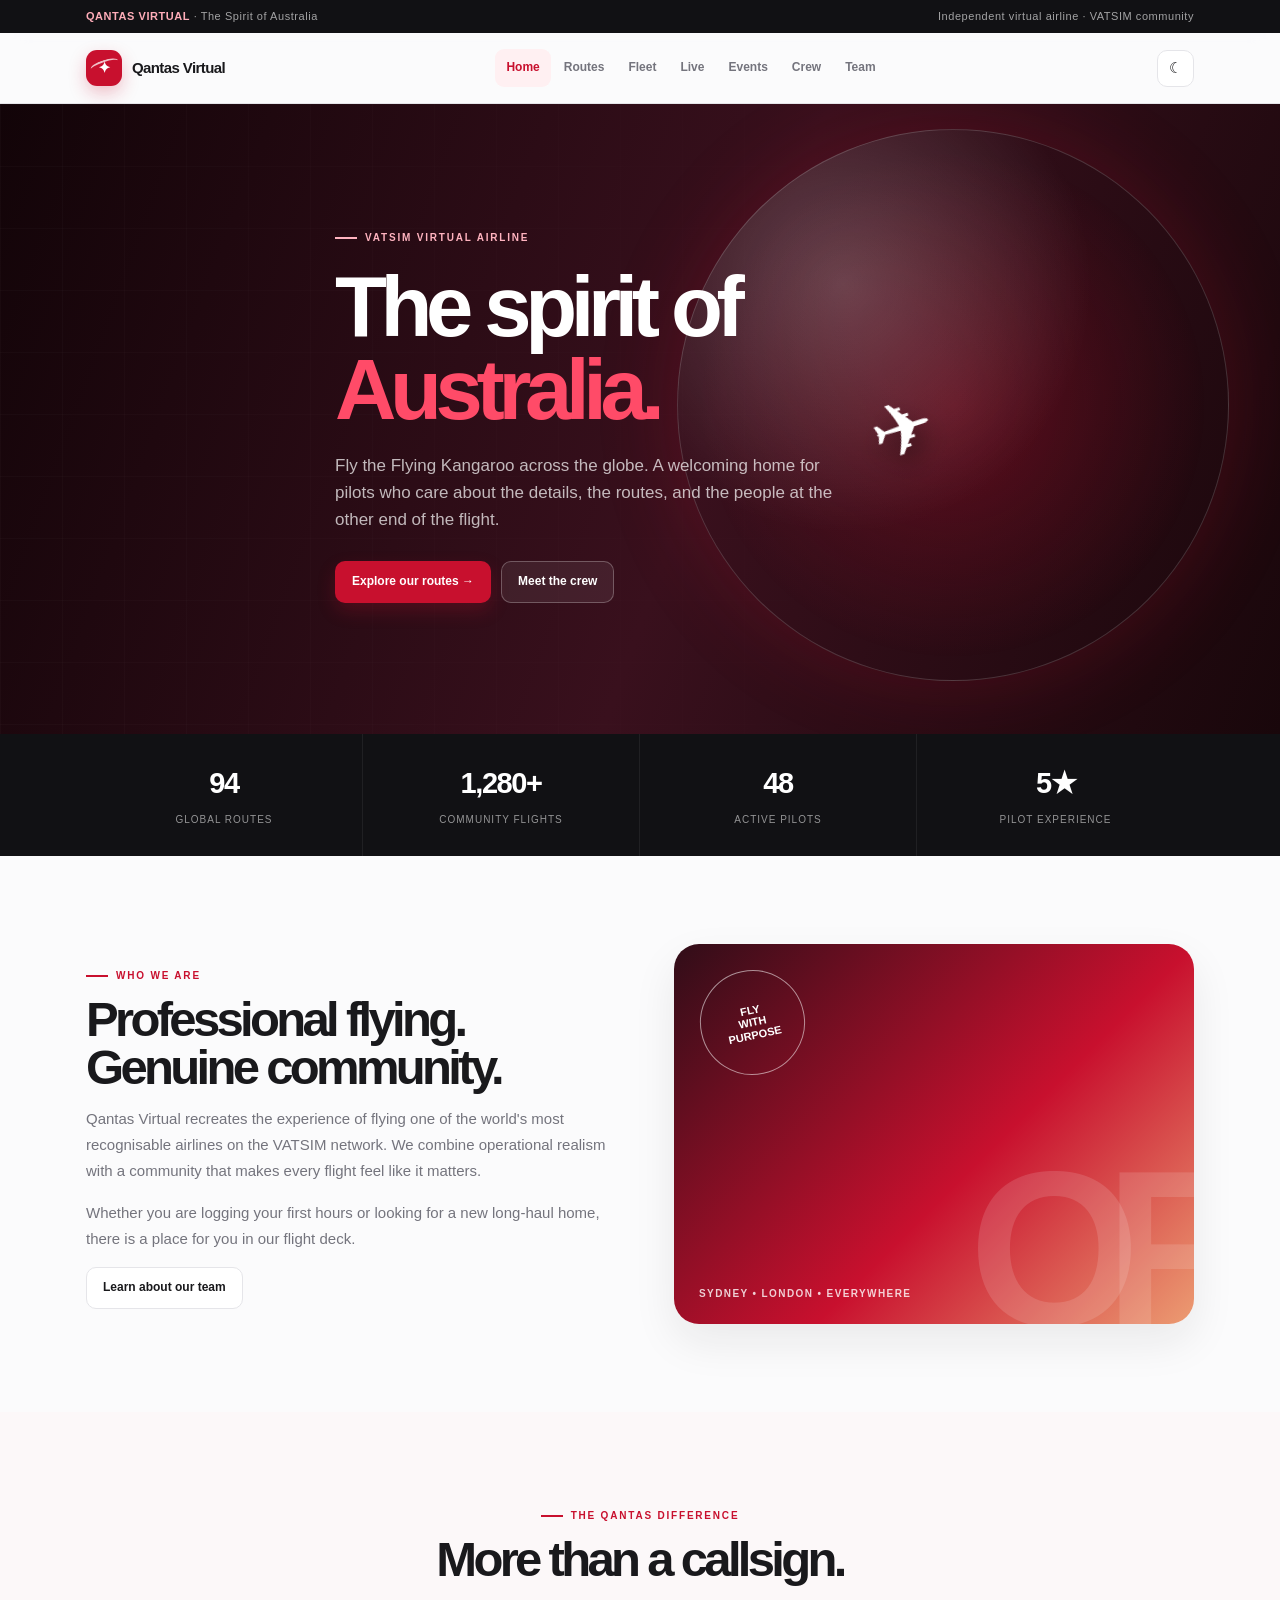
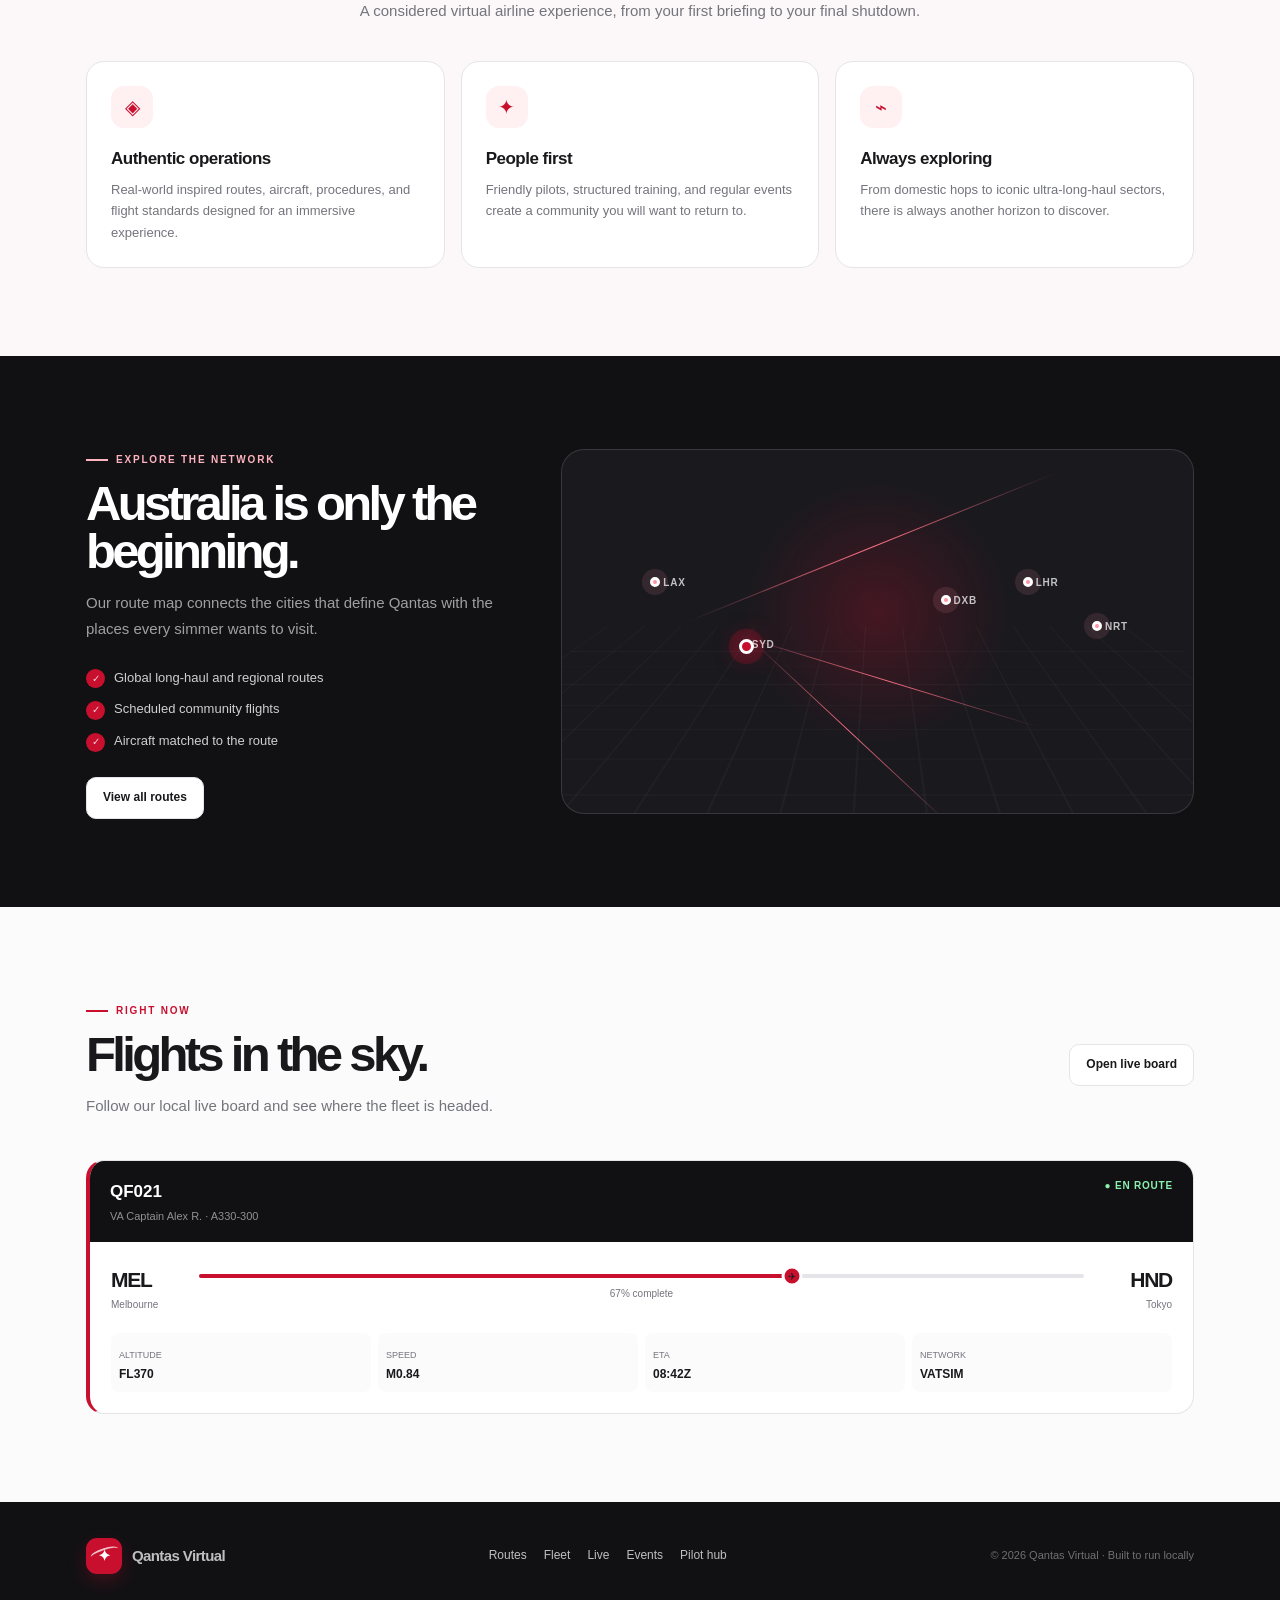
<file: Testing/index.html>
<!doctype html>
<html lang="en">
<head>
<meta charset="utf-8">
<meta name="viewport" content="width=device-width,initial-scale=1">
<meta name="theme-color" content="#c8102e">
<title>Qantas Virtual — The Spirit of Australia</title>
<style>
:root{--red:#c8102e;--dark:#111114;--ink:#19191c;--muted:#74747d;--line:#e5e5e9;--paper:#fbfbfc;--card:#fff;--soft:#fff0f2;--shadow:0 18px 44px #19191c14;--radius:18px}[data-theme=dark]{--paper:#111114;--card:#1b1b20;--ink:#f5f5f7;--muted:#b7b7c0;--line:#36363d;--soft:#3b111b;--shadow:0 18px 44px #0006}*{box-sizing:border-box}html{scroll-behavior:smooth}body{margin:0;background:var(--paper);color:var(--ink);font:15px/1.6 Arial,Helvetica,sans-serif}button,input,select,textarea{font:inherit}button{cursor:pointer}a{text-decoration:none;color:inherit}.wrap{max-width:1160px;margin:auto;padding:0 26px}.top{background:var(--dark);color:#fff;font-size:11px;letter-spacing:.05em}.top .wrap{min-height:33px;display:flex;justify-content:space-between;align-items:center}.top b{color:#ffadb9}.top span{color:#ffffff9c}.nav{position:sticky;top:0;z-index:20;background:#fbfbfce8;backdrop-filter:blur(14px);border-bottom:1px solid var(--line)}.navin{min-height:70px;display:flex;align-items:center;justify-content:space-between;gap:18px}.brand{display:flex;align-items:center;gap:10px;font-weight:800;letter-spacing:-.04em;white-space:nowrap}.mark{width:36px;height:36px;border-radius:11px;background:var(--red);color:#fff;display:grid;place-items:center;box-shadow:0 7px 17px #c8102e40;position:relative;overflow:hidden}.mark:after{content:"";position:absolute;width:29px;height:8px;top:10px;left:4px;border-top:2px solid #ffffffbb;border-radius:50%;transform:rotate(-18deg)}.mark i{z-index:1;font-style:normal}.links{display:flex;gap:2px}.links button,.mobile button{border:0;background:transparent;color:var(--muted);font-weight:700;font-size:12px;border-radius:9px;padding:9px 11px}.links button:hover,.links button.active,.mobile button:hover,.mobile button.active{background:var(--soft);color:var(--red)}.actions{display:flex;gap:7px}.icon,.menu{width:37px;height:37px;border:1px solid var(--line);background:var(--card);border-radius:10px;color:var(--ink)}.icon:hover,.menu:hover{border-color:var(--red);color:var(--red)}.menu{display:none;font-size:19px}.mobile{display:none;border-top:1px solid var(--line);padding:10px 0 14px}.mobile.open{display:grid;grid-template-columns:repeat(2,1fr);gap:3px}.btn{border:1px solid transparent;border-radius:10px;min-height:42px;padding:0 16px;display:inline-flex;align-items:center;justify-content:center;gap:7px;font-weight:800;font-size:12px;transition:.2s}.btn:hover{transform:translateY(-2px)}.primary{background:var(--red);color:#fff;box-shadow:0 8px 18px #c8102e38}.primary:hover{background:#950d23}.outline{background:var(--card);border-color:var(--line);color:var(--ink)}.outline:hover{color:var(--red);border-color:var(--red)}.ghost{background:transparent;border-color:var(--line);color:var(--muted)}.small{min-height:34px;padding:0 11px;font-size:11px}.hero{min-height:630px;position:relative;display:flex;align-items:center;overflow:hidden;background:linear-gradient(110deg,#120408,#39101d 55%,#19070b);color:#fff}.hero-image{position:absolute;inset:0;width:100%;height:100%;object-fit:cover;opacity:.22;mix-blend-mode:screen;z-index:0}.hero:after{content:"";position:absolute;inset:0;opacity:.16;background-image:linear-gradient(#fff2 1px,transparent 1px),linear-gradient(90deg,#fff2 1px,transparent 1px);background-size:62px 62px;mask-image:linear-gradient(90deg,#000,transparent 76%)}.hero:before{content:"";position:absolute;width:550px;height:550px;border-radius:50%;right:4%;top:4%;background:radial-gradient(circle at 30% 28%,#ffffff36,transparent 45%),radial-gradient(circle,#c8102e50,transparent 65%);border:1px solid #ffffff29;box-shadow:0 0 80px #c8102e38}.plane{position:absolute;z-index:1;right:27%;top:42%;font-size:75px;transform:rotate(-18deg);filter:drop-shadow(0 14px 12px #0007)}.hero .wrap{position:relative;z-index:2;width:100%}.hero-copy{max-width:610px;padding:92px 0 105px}.eyebrow{display:inline-flex;align-items:center;gap:8px;color:var(--red);text-transform:uppercase;letter-spacing:.18em;font-weight:800;font-size:10px}.eyebrow:before{content:"";width:22px;height:2px;background:currentColor}.light{color:#ffb3bf}.hero h1,.head h1,h2{font-family:Arial,Helvetica,sans-serif;letter-spacing:-.075em;line-height:.98}.hero h1{font-size:clamp(50px,7vw,85px);margin:19px 0 20px;max-width:650px}.hero h1 span{color:#ff4b68}.hero p{max-width:510px;color:#ffffffb5;font-size:17px;margin:0 0 28px}.hero .outline{color:#fff;background:#ffffff12;border-color:#ffffff42}.hero .outline:hover{color:#fff;border-color:#fff;background:#fff2}.hero-buttons{display:flex;gap:10px;flex-wrap:wrap}.stats{background:var(--dark);color:#fff}.stats .wrap{display:grid;grid-template-columns:repeat(4,1fr)}.stat{text-align:center;padding:26px 10px;border-right:1px solid #fff1}.stat:last-child{border:0}.stat b{display:block;font-size:29px;letter-spacing:-.05em}.stat span{color:#ffffff8c;font-size:10px;text-transform:uppercase;letter-spacing:.1em}.section{padding:88px 0}.muted-section{background:color-mix(in srgb,var(--soft) 30%,var(--paper))}.grid2{display:grid;grid-template-columns:1fr 1fr;gap:68px;align-items:center}.about p,.lead{color:var(--muted);line-height:1.75}.about h2,h2{font-size:clamp(32px,4vw,49px);margin:11px 0 15px}.about-art{min-height:380px;border-radius:25px;background:linear-gradient(135deg,#300d18,#c8102e 58%,#ec9c72);position:relative;overflow:hidden;box-shadow:var(--shadow)}.about-art img{position:absolute;inset:0;width:100%;height:100%;object-fit:cover;opacity:.42;mix-blend-mode:screen}.about-art:before{content:"QF";position:absolute;right:-10px;bottom:-35px;color:#fff2;font:bold 220px/1 Arial;letter-spacing:-.16em}.about-art:after{content:"SYDNEY  •  LONDON  •  EVERYWHERE";position:absolute;left:25px;bottom:22px;color:#fffc;font-size:10px;font-weight:800;letter-spacing:.14em}.stamp{position:absolute;top:26px;left:26px;width:105px;height:105px;border:1px solid #fff8;border-radius:50%;display:grid;place-items:center;text-align:center;color:#fff;font-size:11px;font-weight:800;line-height:1.1;transform:rotate(-12deg)}.center{text-align:center;max-width:660px;margin:0 auto 36px}.center .lead{margin:auto}.features,.cards3,.cards2{display:grid;gap:16px}.features{grid-template-columns:repeat(3,1fr);margin-top:35px}.feature,.card{background:var(--card);border:1px solid var(--line);border-radius:var(--radius);transition:.22s}.feature:hover,.card:hover{transform:translateY(-4px);box-shadow:var(--shadow)}.feature{padding:24px}.feature-icon{width:42px;height:42px;border-radius:13px;background:var(--soft);color:var(--red);display:grid;place-items:center;font-size:20px;margin-bottom:17px}.feature h3,.fleet h3{margin:0 0 7px;font-size:17px;letter-spacing:-.03em}.feature p,.fleet p{color:var(--muted);font-size:13px;margin:0;line-height:1.65}.dark-section{background:var(--dark);color:#fff}.network{display:grid;grid-template-columns:.8fr 1.2fr;gap:53px;align-items:center}.dark-section h2{color:#fff}.dark-section .lead{color:#ffffff99}.ticks{list-style:none;padding:0;margin:25px 0;display:grid;gap:11px;color:#fffC;font-size:13px}.ticks li:before{content:"✓";display:inline-grid;place-items:center;width:19px;height:19px;background:var(--red);border-radius:50%;margin-right:9px;font-size:10px}.map{height:365px;border:1px solid #fff2;border-radius:23px;position:relative;overflow:hidden;background:radial-gradient(circle at 50% 45%,#c8102e40,transparent 36%),#19191e}.map:before{content:"";position:absolute;inset:0;opacity:.25;background-image:linear-gradient(#fff2 1px,transparent 1px),linear-gradient(90deg,#fff2 1px,transparent 1px);background-size:43px 43px;transform:perspective(500px) rotateX(53deg) scale(1.7);transform-origin:center bottom}.line{height:1px;position:absolute;background:linear-gradient(90deg,transparent,#fa7185,transparent);transform-origin:left}.l1{width:63%;left:20%;top:47%;transform:rotate(-22deg)}.l2{width:50%;left:28%;top:51%;transform:rotate(17deg)}.l3{width:43%;left:30%;top:52%;transform:rotate(43deg)}.dot{position:absolute;width:10px;height:10px;border-radius:50%;background:#ff92a3;border:3px solid #fff;box-shadow:0 0 0 8px #ff92a31f}.hub{width:15px;height:15px;background:var(--red);box-shadow:0 0 0 10px #c8102e38,0 0 25px #c8102e}.d1{left:28%;top:52%}.d2{left:73%;top:35%}.d3{left:14%;top:35%}.d4{left:60%;top:40%}.d5{left:84%;top:47%}.label{position:absolute;color:#fffB;font-size:10px;font-weight:700;letter-spacing:.08em;transform:translate(13px,-2px)}.head{padding:78px 0 60px;background:var(--dark);color:#fff;position:relative;overflow:hidden}.head:after{content:"QF";position:absolute;right:6%;bottom:-80px;color:#fff08;font:bold 310px/1 Arial;letter-spacing:-.16em}.head .wrap{position:relative;z-index:1}.head h1{font-size:clamp(39px,5vw,63px);margin:14px 0;color:#fff;max-width:750px}.head p{color:#ffffff99;max-width:580px;margin:0}.page{min-height:66vh}.toolbar{display:flex;justify-content:space-between;align-items:center;gap:12px;flex-wrap:wrap;margin-bottom:26px}.search{display:flex;gap:8px;flex-wrap:wrap}.field,.select,.textarea{border:1px solid var(--line);background:var(--card);color:var(--ink);border-radius:9px;min-height:40px;padding:0 11px;outline:0}.field:focus,.select:focus,.textarea:focus{border-color:var(--red);box-shadow:0 0 0 3px #c8102e1e}.textarea{width:100%;padding-top:10px;min-height:82px}.cards2{grid-template-columns:repeat(2,1fr)}.cards3{grid-template-columns:repeat(3,1fr)}.route{padding:21px}.route-top,.route-foot,.event-foot{display:flex;justify-content:space-between;gap:12px;align-items:center}.route-code{font-size:20px;font-weight:800;letter-spacing:-.05em}.route-code i{font-style:normal;color:var(--red);padding:0 7px}.route-name{color:var(--muted);font-size:12px}.pill{display:inline-flex;padding:4px 8px;border-radius:99px;background:var(--soft);color:var(--red);font-size:10px;text-transform:uppercase;font-weight:800;letter-spacing:.06em}.meta{display:flex;gap:16px;flex-wrap:wrap;border-top:1px solid var(--line);border-bottom:1px solid var(--line);padding:13px 0;margin:19px 0;color:var(--muted);font-size:11px}.meta b{color:var(--ink)}.schedule{color:var(--muted);font-size:11px}.schedule b{display:block;color:var(--ink);font-size:13px}.fleet{overflow:hidden}.fleet-art{height:175px;background:linear-gradient(135deg,#241018,#c8102e 60%,#ed9a70);position:relative}.fleet-art img{position:absolute;inset:0;width:100%;height:100%;object-fit:cover;opacity:.5;mix-blend-mode:screen}.fleet-art:before{content:"✈";position:absolute;right:22px;top:38px;font-size:85px;color:#fffD;transform:rotate(-14deg);filter:drop-shadow(0 10px 8px #0003)}.fleet-art:after{content:"QANTAS VIRTUAL";position:absolute;left:18px;bottom:15px;color:#fffB;font-size:10px;font-weight:800;letter-spacing:.16em}.fleet-art.blue{background:linear-gradient(135deg,#12202d,#536d88 60%,#d4b58d)}.fleet-art.green{background:linear-gradient(135deg,#102629,#197b77 60%,#d3d9c7)}.fleet-copy{padding:20px}.fleet-copy p{min-height:42px;margin:5px 0 17px}.specs,.live-stats{display:grid;grid-template-columns:repeat(3,1fr);gap:7px}.spec,.live-stat{background:var(--paper);border-radius:8px;padding:8px;text-align:center}.spec b,.live-stat b{display:block;font-size:12px}.spec span,.live-stat span{font-size:9px;color:var(--muted);text-transform:uppercase}.live-list{display:grid;gap:15px}.live{overflow:hidden;border-left:4px solid var(--red)}.live-head{display:flex;justify-content:space-between;gap:12px;padding:17px 20px;background:var(--dark);color:#fff}.live-head h3{margin:0;font-size:17px}.live-head p{margin:2px 0 0;color:#fff8;font-size:11px}.live-state{font-size:10px;color:#8cf0af;font-weight:800;text-transform:uppercase;letter-spacing:.08em}.live-body{padding:21px}.live-route{display:grid;grid-template-columns:75px 1fr 75px;gap:13px;align-items:center}.airport{font-size:21px;font-weight:800;letter-spacing:-.06em}.airport small{display:block;color:var(--muted);font-size:10px;font-weight:normal;letter-spacing:0}.airport:last-child{text-align:right}.progress{height:4px;background:var(--line);border-radius:9px;position:relative}.progress span{display:block;height:100%;width:67%;background:var(--red);border-radius:9px}.progress i{position:absolute;left:67%;top:50%;transform:translate(-50%,-50%);width:21px;height:21px;border-radius:50%;display:grid;place-items:center;background:var(--red);border:3px solid var(--card);font-size:10px;font-style:normal}.progress-note{text-align:center;color:var(--muted);font-size:10px;margin-top:8px}.live-stats{grid-template-columns:repeat(4,1fr);margin-top:20px}.live-stat{text-align:left}.events .event{overflow:hidden}.event-banner{min-height:105px;padding:18px;background:linear-gradient(120deg,#2b0c16,#c8102e);color:#fff;position:relative}.event-banner:after{content:"✦";position:absolute;right:22px;top:11px;color:#fff3;font-size:75px}.event-banner h3{position:relative;z-index:1;max-width:75%;margin:7px 0 0;font-size:19px;letter-spacing:-.04em}.event-body{padding:18px}.event-body p{color:var(--muted);font-size:13px;margin:0 0 14px}.details{display:flex;flex-wrap:wrap;gap:8px 15px;color:var(--muted);font-size:11px;margin-bottom:17px}.details b{color:var(--ink)}.people{text-align:center;padding:23px}.avatar{width:64px;height:64px;margin:0 auto 13px;border-radius:20px;background:linear-gradient(135deg,var(--red),#eb7182);color:#fff;display:grid;place-items:center;font-size:21px;font-weight:800}.people h3{margin:0;font-size:16px}.people p{margin:5px 0 9px;color:var(--red);font-size:10px;font-weight:800;text-transform:uppercase;letter-spacing:.08em}.people small{color:var(--muted);font-size:12px}.pilot-panel{display:grid;grid-template-columns:1.1fr .9fr;gap:17px}.pilot-card{padding:29px}.pilot-card h2{margin:12px 0;font-size:31px}.pilot-card p{color:var(--muted)}.ticks.dark{color:var(--ink-2);margin-top:20px}.local{padding:27px;border-radius:var(--radius);color:#fff;background:linear-gradient(145deg,#1b1b20,#410e1a)}.local h3{font-size:20px;margin:10px 0}.local p{color:#fff9;font-size:13px}.local .outline{color:#fff;background:#fff1;border-color:#fff4}.notice{padding:12px 14px;border-radius:10px;background:var(--soft);border:1px solid #c8102e40;color:var(--ink);font-size:12px;margin-bottom:20px}footer{background:var(--dark);color:#fffB;padding:36px 0}.foot{display:flex;align-items:center;justify-content:space-between;gap:20px;flex-wrap:wrap}.foot nav{display:flex;gap:17px;flex-wrap:wrap;font-size:12px}.foot nav a:hover{color:#fff}.foot small{color:#fff6;font-size:11px}.modal-bg{position:fixed;inset:0;z-index:50;background:#000a;backdrop-filter:blur(6px);display:none;align-items:center;justify-content:center;padding:18px}.modal-bg.open{display:flex}.modal{width:min(100%,470px);max-height:92vh;overflow:auto;background:var(--card);border-radius:20px;box-shadow:0 25px 80px #0005}.modal-head{display:flex;justify-content:space-between;padding:22px 23px 12px}.modal-head h2{font-size:22px;margin:0}.close{border:0;background:transparent;color:var(--muted);font-size:23px}.modal-body{padding:0 23px 23px}.modal-intro{color:var(--muted);font-size:13px}.form{display:grid;gap:12px}.form label{display:grid;gap:5px;color:var(--muted);font-size:10px;text-transform:uppercase;font-weight:800;letter-spacing:.07em}.form-actions{display:flex;justify-content:end;gap:8px;margin-top:5px}.toast{position:fixed;right:20px;bottom:20px;z-index:70;padding:13px 15px;background:var(--dark);color:#fff;border-radius:11px;box-shadow:0 12px 35px #0004;transform:translateY(18px);opacity:0;pointer-events:none;transition:.25s;font-size:12px}.toast.show{opacity:1;transform:none}.toast b{color:#8cf0af;margin-right:7px}@media(max-width:900px){.links{display:none}.menu{display:block}.hero:before{right:-20%;opacity:.65}.grid2,.network,.pilot-panel{grid-template-columns:1fr}.fleet-grid{grid-template-columns:repeat(2,1fr)}}@media(max-width:620px){.wrap{padding:0 17px}.top span{display:none}.top .wrap{justify-content:center}.hero{min-height:650px}.hero-copy{padding:70px 0 95px}.hero h1{font-size:56px}.hero p{font-size:15px}.stats .wrap{grid-template-columns:repeat(2,1fr)}.stat{padding:20px 5px;border-bottom:1px solid #fff1}.stat:nth-child(2){border-right:0}.section{padding:68px 0}.features,.cards2,.cards3,.fleet-grid{grid-template-columns:1fr}.head{padding:61px 0 47px}.route-foot,.event-foot{align-items:flex-start;flex-direction:column}.route-foot .btn,.event-foot .btn{width:100%}.live-route{grid-template-columns:54px 1fr 54px;gap:8px}.airport{font-size:18px}.live-stats{grid-template-columns:repeat(2,1fr)}.about-art{min-height:275px}.map{height:290px}.foot nav{width:100%}}
</style>
</head>
<body>
<div class="top"><div class="wrap"><span><b>QANTAS VIRTUAL</b> · The Spirit of Australia</span><span>Independent virtual airline · VATSIM community</span></div></div>
<header class="nav"><div class="wrap navin"><a href="#home" class="brand" data-route="home"><span class="mark"><i>✦</i></span>Qantas Virtual</a><nav class="links"><button data-route="home">Home</button><button data-route="routes">Routes</button><button data-route="fleet">Fleet</button><button data-route="live">Live</button><button data-route="events">Events</button><button data-route="crew">Crew</button><button data-route="team">Team</button></nav><div class="actions"><button class="icon" id="theme" aria-label="Toggle theme">☾</button><button class="menu" id="menu" aria-label="Open navigation menu" aria-controls="mobile" aria-expanded="false">☰</button></div></div><div class="wrap mobile" id="mobile"><button data-route="home">Home</button><button data-route="routes">Routes</button><button data-route="fleet">Fleet</button><button data-route="live">Live</button><button data-route="events">Events</button><button data-route="crew">Crew</button><button data-route="team">Team</button><button data-route="pilot">Pilot hub</button></div></header>
<main id="app"></main>
<footer><div class="wrap foot"><a href="#home" class="brand" data-route="home"><span class="mark"><i>✦</i></span>Qantas Virtual</a><nav><a href="#routes" data-route="routes">Routes</a><a href="#fleet" data-route="fleet">Fleet</a><a href="#live" data-route="live">Live</a><a href="#events" data-route="events">Events</a><a href="#pilot" data-route="pilot">Pilot hub</a></nav><small>© <span id="year"></span> Qantas Virtual · Built to run locally</small></div></footer>
<div class="modal-bg" id="modal"><section class="modal" role="dialog" aria-modal="true" aria-labelledby="modal-title"><div class="modal-head"><h2 id="modal-title">Book a flight</h2><button class="close" id="close" aria-label="Close dialog">×</button></div><div class="modal-body" id="modal-body"></div></section></div><div class="toast" id="toast"><b>✓</b><span id="toast-text"></span></div>
<script>
(function(){'use strict';
const images={hero:'https://images.unsplash.com/photo-1436491865332-7a61a109cc05?auto=format&fit=crop&w=1800&q=82',about:'https://images.unsplash.com/photo-1529070538774-1843cb3265df?auto=format&fit=crop&w=1200&q=82',A380:'https://images.unsplash.com/photo-1542296332-2e4473faf563?auto=format&fit=crop&w=1200&q=82','787-9':'https://images.unsplash.com/photo-1556388158-158ea5ccacbd?auto=format&fit=crop&w=1200&q=82',A330:'https://images.unsplash.com/photo-1569154941061-e231b4725ef1?auto=format&fit=crop&w=1200&q=82'};
const d={routes:[
{id:'qf001',f:'QF001',o:'SYD',on:'Sydney',x:'LHR',xn:'London',km:'9,200 NM',a:'A380',t:'21h 25m',s:'Daily',tag:'Flagship'},
{id:'qf011',f:'QF011',o:'SYD',on:'Sydney',x:'LAX',xn:'Los Angeles',km:'6,490 NM',a:'A380',t:'13h 45m',s:'Daily',tag:'Pacific'},
{id:'qf007',f:'QF007',o:'MEL',on:'Melbourne',x:'DXB',xn:'Dubai',km:'6,380 NM',a:'A380',t:'14h 10m',s:'Mon · Wed · Fri',tag:'International'},
{id:'qf063',f:'QF063',o:'SYD',on:'Sydney',x:'JNB',xn:'Johannesburg',km:'6,850 NM',a:'787-9',t:'14h 35m',s:'Tue · Thu · Sat',tag:'Long haul'},
{id:'qf079',f:'QF079',o:'SYD',on:'Sydney',x:'NRT',xn:'Tokyo',km:'4,230 NM',a:'787-9',t:'9h 40m',s:'Daily',tag:'Asia'},
{id:'qf021',f:'QF021',o:'MEL',on:'Melbourne',x:'HND',xn:'Tokyo',km:'4,280 NM',a:'A330',t:'10h 05m',s:'Daily',tag:'Asia'}],
fleet:[['Airbus A380','A380','','The flagship of our long-haul fleet, carrying the Flying Kangaroo across the world.','8,000 NM','490 kts','484 pax'],['Boeing 787-9 Dreamliner','787-9','blue','A beautifully efficient aircraft built for long journeys and unforgettable sunsets.','7,635 NM','488 kts','236 pax'],['Airbus A330-300','A330','green','A proven widebody workhorse connecting Australia with Asia and beyond.','6,350 NM','470 kts','297 pax']],
flights:[['QF021','VA Captain Alex R.','MEL','Melbourne','HND','Tokyo',67,'A330-300','FL370','M0.84','08:42Z'],['QF063','VA First Officer Sam K.','SYD','Sydney','JNB','Johannesburg',34,'787-9','FL350','M0.85','12:15Z']],
events:[['ev1','Southern Cross Group Flight','Group flight','2026-09-12','09:00Z','SYD → LAX',18,'Cross the Pacific together in a community-wide long-haul event.'],['ev2','Red Tail Long-Haul Challenge','Challenge','2026-10-03','11:30Z','MEL → DXB',12,'Earn your red tail wings on one of our signature international sectors.'],['ev3','VATSIM Australia Showcase','ATC event','2026-10-24','08:00Z','SYD → NRT',30,'A showcase flight with live ATC coverage and a full community briefing.'],['ev4','Summer Sunset Shuttle','Community','2026-11-14','07:30Z','SYD → LHR',24,'A relaxed community flight built around good company and great scenery.']],
crew:[['Avery Mitchell','AM','Chief Executive Pilot',248,'Keeping the fleet airborne and the standards high.'],['Jordan Williams','JW','Head of Training',193,'Helping every new pilot find their wings.'],['Casey Nguyen','CN','Operations Director',176,'Making every route feel like a smooth departure.'],['Taylor Brooks','TB','Community Lead',151,'The voice behind our events and group flights.'],['Morgan Lee','ML','Senior First Officer',128,'Long-haul specialist and route explorer.'],['Riley Evans','RE','Flight Standards',106,'Detail-oriented, calm, and always on frequency.']],
team:[['Avery Mitchell','AM','Chief Executive Pilot','Leading our virtual airline with a focus on realism, safety, and community.'],['Jordan Williams','JW','Training Director','Designing approachable training from first flight to final approach.'],['Casey Nguyen','CN','Operations Director','Building a route network that makes every sector worth flying.']]};
const mem={};const store={get(k,f){try{let v=localStorage.getItem(k);return v?JSON.parse(v):(k in mem?mem[k]:f)}catch(e){return k in mem?mem[k]:f}},set(k,v){mem[k]=v;try{localStorage.setItem(k,JSON.stringify(v))}catch(e){}}};
const $=s=>document.querySelector(s), app=$('#app'), modal=$('#modal'), body=$('#modal-body');let timer;
const safe=v=>String(v??'').replace(/[&<>"']/g,c=>({'&':'&amp;','<':'&lt;','>':'&gt;','"':'&quot;',"'":'&#39;'}[c]));const date=v=>new Date(v+'T00:00:00').toLocaleDateString(undefined,{weekday:'short',day:'numeric',month:'short'});const flash=m=>{$('#toast-text').textContent=m;$('#toast').classList.add('show');clearTimeout(timer);timer=setTimeout(()=>$('#toast').classList.remove('show'),3300)};const open=(t,h)=>{$('#modal-title').textContent=t;body.innerHTML=h;modal.classList.add('open');document.body.style.overflow='hidden'};const close=()=>{modal.classList.remove('open');document.body.style.overflow=''};const ph=(e,t,p)=>`<section class="head"><div class="wrap"><span class="eyebrow light">${e}</span><h1>${t}</h1><p>${p}</p></div></section>`;
function live(f){return`<article class="card live"><div class="live-head"><div><h3>${f[0]}</h3><p>${f[1]} · ${f[7]}</p></div><div class="live-state">● En route</div></div><div class="live-body"><div class="live-route"><div class="airport">${f[2]}<small>${f[3]}</small></div><div><div class="progress"><span style="width:${f[6]}%"></span><i>✈</i></div><div class="progress-note">${f[6]}% complete</div></div><div class="airport">${f[4]}<small>${f[5]}</small></div></div><div class="live-stats"><div class="live-stat"><span>Altitude</span><b>${f[8]}</b></div><div class="live-stat"><span>Speed</span><b>${f[9]}</b></div><div class="live-stat"><span>ETA</span><b>${f[10]}</b></div><div class="live-stat"><span>Network</span><b>VATSIM</b></div></div></div></article>`}
function home(){return`<section class="hero"><img class="hero-image" src="${images.hero}" alt="Passenger aircraft above the clouds" fetchpriority="high" onerror="this.remove()"><div class="wrap hero-copy"><span class="eyebrow light">VATSIM virtual airline</span><h1>The spirit of <span>Australia.</span></h1><p>Fly the Flying Kangaroo across the globe. A welcoming home for pilots who care about the details, the routes, and the people at the other end of the flight.</p><div class="hero-buttons"><button class="btn primary" data-route="routes">Explore our routes →</button><button class="btn outline" data-route="crew">Meet the crew</button></div></div><div class="plane">✈</div></section><section class="stats"><div class="wrap"><div class="stat"><b>94</b><span>Global routes</span></div><div class="stat"><b>1,280+</b><span>Community flights</span></div><div class="stat"><b>48</b><span>Active pilots</span></div><div class="stat"><b>5★</b><span>Pilot experience</span></div></div></section><section class="section"><div class="wrap grid2 about"><div><span class="eyebrow">Who we are</span><h2>Professional flying.<br>Genuine community.</h2><p>Qantas Virtual recreates the experience of flying one of the world's most recognisable airlines on the VATSIM network. We combine operational realism with a community that makes every flight feel like it matters.</p><p>Whether you are logging your first hours or looking for a new long-haul home, there is a place for you in our flight deck.</p><button class="btn outline" data-route="team">Learn about our team</button></div><div class="about-art"><img src="${images.about}" alt="Airplane wing above the clouds" loading="lazy" onerror="this.remove()"><div class="stamp">FLY<br>WITH<br>PURPOSE</div></div></div></section><section class="section muted-section"><div class="wrap"><div class="center"><span class="eyebrow">The Qantas difference</span><h2>More than a callsign.</h2><p class="lead">A considered virtual airline experience, from your first briefing to your final shutdown.</p></div><div class="features"><article class="feature"><div class="feature-icon">◈</div><h3>Authentic operations</h3><p>Real-world inspired routes, aircraft, procedures, and flight standards designed for an immersive experience.</p></article><article class="feature"><div class="feature-icon">✦</div><h3>People first</h3><p>Friendly pilots, structured training, and regular events create a community you will want to return to.</p></article><article class="feature"><div class="feature-icon">⌁</div><h3>Always exploring</h3><p>From domestic hops to iconic ultra-long-haul sectors, there is always another horizon to discover.</p></article></div></div></section><section class="section dark-section"><div class="wrap network"><div><span class="eyebrow light">Explore the network</span><h2>Australia is only the beginning.</h2><p class="lead">Our route map connects the cities that define Qantas with the places every simmer wants to visit.</p><ul class="ticks"><li>Global long-haul and regional routes</li><li>Scheduled community flights</li><li>Aircraft matched to the route</li></ul><button class="btn outline" data-route="routes">View all routes</button></div><div class="map"><div class="line l1"></div><div class="line l2"></div><div class="line l3"></div><i class="dot hub d1"></i><b class="label" style="left:28%;top:52%">SYD</b><i class="dot d2"></i><b class="label" style="left:73%;top:35%">LHR</b><i class="dot d3"></i><b class="label" style="left:14%;top:35%">LAX</b><i class="dot d4"></i><b class="label" style="left:60%;top:40%">DXB</b><i class="dot d5"></i><b class="label" style="left:84%;top:47%">NRT</b></div></div></section><section class="section"><div class="wrap"><div class="toolbar"><div><span class="eyebrow">Right now</span><h2>Flights in the sky.</h2><p class="lead">Follow our local live board and see where the fleet is headed.</p></div><button class="btn outline" data-route="live">Open live board</button></div>${live(d.flights[0])}</div></section>`}
function routes(){return`<div class="page">${ph('Our network','Routes worth flying.','Find your next sector, choose your aircraft, and make the world a little smaller.')}<section class="section"><div class="wrap"><div class="toolbar"><b id="count">${d.routes.length} routes</b><div class="search"><input class="field" id="find" placeholder="Search airport or city"><select class="select" id="air"><option value="all">All aircraft</option><option>A380</option><option>787-9</option><option>A330</option></select></div></div><div class="cards2" id="route-list">${d.routes.map(r=>`<article class="card route" data-text="${safe((r.f+' '+r.o+' '+r.on+' '+r.x+' '+r.xn+' '+r.a).toLowerCase())}" data-air="${r.a}"><div class="route-top"><div><div class="route-code">${r.o}<i>→</i>${r.x}</div><div class="route-name">${r.on} to ${r.xn}</div></div><span class="pill">${r.tag}</span></div><div class="meta"><span>Aircraft <b>${r.a}</b></span><span>Distance <b>${r.km}</b></span><span>Time <b>${r.t}</b></span></div><div class="route-foot"><div class="schedule"><b>${r.f}</b>${r.s}</div><button class="btn primary small" data-book="${r.id}">Request a seat</button></div></article>`).join('')}</div></div></section></div>`}
function fleet(){return`<div class="page">${ph('Our fleet','Meet the fleet.','Three aircraft families, one unmistakable red tail. Choose your favourite machine and take to the skies.')}<section class="section"><div class="wrap cards3 fleet-grid">${d.fleet.map(a=>`<article class="card fleet"><div class="fleet-art ${a[2]}"><img src="${images[a[1]]}" alt="${a[0]} aircraft" loading="lazy" onerror="this.remove()"></div><div class="fleet-copy"><span class="pill">${a[1]}</span><h3>${a[0]}</h3><p>${a[3]}</p><div class="specs"><div class="spec"><b>${a[4]}</b><span>Range</span></div><div class="spec"><b>${a[5]}</b><span>Cruise</span></div><div class="spec"><b>${a[6]}</b><span>Capacity</span></div></div></div></article>`).join('')}</div></section></div>`}
function events(){let ss=store.get('qv-signups',[]);return`<div class="page">${ph('Virtual events','Meet us in the sky.','Group flights, challenges, and community moments built around the routes we love.')}<section class="section"><div class="wrap cards2 events">${d.events.map(e=>`<article class="card event"><div class="event-banner"><span class="pill" style="background:#fff2;color:#fff">${e[2]}</span><h3>${e[1]}</h3></div><div class="event-body"><p>${e[7]}</p><div class="details"><span>◷ <b>${date(e[3])}</b></span><span>◉ <b>${e[4]}</b></span><span>✈ <b>${e[5]}</b></span></div><div class="event-foot"><small style="color:var(--muted)">${ss.filter(x=>x.event===e[0]).length} signed up · ${e[6]} places</small><button class="btn primary small" data-event="${e[0]}">Sign up</button></div></div></article>`).join('')}</div></div></section></div>`}
function livePage(){return`<div class="page">${ph('Live operations','Where are we flying?','A local demonstration board for the Qantas Virtual network. No feeds, logins, or external services required.')}<section class="section"><div class="wrap"><div class="notice">This standalone edition ships with demo flights. Edit the data near the bottom of this HTML file to change them.</div><div class="live-list">${d.flights.map(live).join('')}</div></div></section></div>`}
function people(type){let arr=d[type];return`<div class="page">${ph(type==='crew'?'Our pilots':'Our people',type==='crew'?'Meet the crew.':'The team behind the tail.',type==='crew'?'The certified pilots and friendly faces who keep the network moving.':'A small group of aviation enthusiasts building a virtual airline where every pilot can belong.')}<section class="section"><div class="wrap cards3">${arr.map(p=>`<article class="card people"><div class="avatar">${p[1]}</div><h3>${p[0]}</h3><p>${p[2]}</p><small>${type==='crew'?p[3]+' completed flights<br>':''}${p[4]||p[3]}</small></article>`).join('')}</div></div></section>${type==='team'?`<section class="section muted-section"><div class="center"><span class="eyebrow">Come fly with us</span><h2>Your seat is waiting.</h2><p class="lead">Explore the local pilot hub and start building your own flight history.</p><button class="btn primary" data-route="pilot">Open pilot hub</button></div></section>`:''}</div>`}
function pilot(){let bs=store.get('qv-bookings',[]);return`<div class="page">${ph('Pilot hub','Your flight deck.','A lightweight local pilot space for exploring routes and keeping track of requests in this browser.')}<section class="section"><div class="wrap pilot-panel"><article class="card pilot-card"><span class="eyebrow">Local flight desk</span><h2>Ready for departure?</h2><p>Browse the network, request a seat, and keep your local booking list close at hand. Everything stays in this browser.</p><ul class="ticks"><li>Request seats on scheduled routes</li><li>Review and cancel local requests</li><li>Save event registrations on this device</li><li>Works from a downloaded HTML file</li></ul><button class="btn primary" data-route="routes">Browse routes</button></article><aside class="local"><span class="eyebrow light">Browser storage</span><h3>${bs.length} local booking${bs.length===1?'':'s'}</h3><p>Requests are stored locally when your browser allows it. They are not sent to a server or emailed anywhere.</p>${bs.length?bs.slice(-3).reverse().map(b=>`<div style="border-top:1px solid #fff2;padding-top:9px;margin-top:9px;font-size:12px"><b>${b.f}</b> · ${b.o} → ${b.x}<br><span style="color:#fff8">${safe(b.name)}</span><button class="btn outline small" style="float:right;min-height:25px" data-cancel="${b.id}">Cancel</button></div>`).join(''):'<p style="color:#fff8">Your requests will appear here.</p>'}</aside></div></section></div>`}
const pages={home,routes,fleet,events,live:livePage,crew:()=>people('crew'),team:()=>people('team'),pilot};function render(){let key=(location.hash.slice(1)||'home').split('?')[0];if(!pages[key])key='home';app.innerHTML=pages[key]();document.querySelectorAll('[data-route]').forEach(x=>x.classList.toggle('active',x.dataset.route===key));document.title=key==='home'?'Qantas Virtual — The Spirit of Australia':key[0].toUpperCase()+key.slice(1)+' — Qantas Virtual';window.scrollTo(0,0);if(key==='routes')filters()}
function filters(){let f=$('#find'),a=$('#air');function update(){let q=f.value.toLowerCase(),ac=a.value,n=0;document.querySelectorAll('[data-text]').forEach(x=>{let yes=(!q||x.dataset.text.includes(q))&&(ac==='all'||x.dataset.air===ac);x.style.display=yes?'':'none';if(yes)n++});$('#count').textContent=n+' route'+(n===1?'':'s')}f.oninput=update;a.onchange=update}
function booking(id){let r=d.routes.find(x=>x.id===id);open('Request '+r.f,`<p class="modal-intro"><b>${r.o} → ${r.x}</b> · ${r.on} to ${r.xn}<br>${r.a} · ${r.s}</p><form class="form" id="booking-form"><label>Your name<input class="field" name="name" required placeholder="Alex Smith"></label><label>Email for your own reference<input class="field" type="email" name="email" required placeholder="alex@example.com"></label><label>Preferred date<input class="field" type="date" name="date" required></label><label>Notes<textarea class="textarea" name="note" placeholder="Anything the flight desk should know?"></textarea></label><div class="notice" style="margin:0">This is a local request only. No data leaves this device.</div><div class="form-actions"><button class="btn ghost" type="button" data-close>Cancel</button><button class="btn primary">Save request</button></div></form>`);$('#booking-form').onsubmit=e=>{e.preventDefault();let f=new FormData(e.target),bs=store.get('qv-bookings',[]);bs.push({id:'b'+Date.now(),f:r.f,o:r.o,x:r.x,name:f.get('name'),email:f.get('email'),date:f.get('date')});store.set('qv-bookings',bs);close();flash('Saved your '+r.f+' request locally.')}}
function eventSignup(id){let e=d.events.find(x=>x[0]===id);open('Join this event',`<p class="modal-intro"><b>${e[1]}</b><br>${date(e[3])} · ${e[4]} · ${e[5]}</p><form class="form" id="event-form"><label>Your name<input class="field" name="name" required placeholder="Alex Smith"></label><label>Email<input class="field" type="email" name="email" required placeholder="alex@example.com"></label><label>Joining as<select class="select" name="role"><option>Pilot</option><option>Passenger</option><option>Observer</option></select></label><div class="form-actions"><button class="btn ghost" type="button" data-close>Cancel</button><button class="btn primary">Save registration</button></div></form>`);$('#event-form').onsubmit=x=>{x.preventDefault();let f=new FormData(x.target),s=store.get('qv-signups',[]);s.push({event:id,name:f.get('name'),email:f.get('email'),role:f.get('role')});store.set('qv-signups',s);close();flash('You are registered for '+e[1]+'.');render()}}
document.addEventListener('click',e=>{let r=e.target.closest('[data-route]');if(r){e.preventDefault();if(location.hash.slice(1)===r.dataset.route)render();else location.hash=r.dataset.route;$('#mobile').classList.remove('open');return}let b=e.target.closest('[data-book]');if(b){booking(b.dataset.book);return}let ev=e.target.closest('[data-event]');if(ev){eventSignup(ev.dataset.event);return}let c=e.target.closest('[data-cancel]');if(c){store.set('qv-bookings',store.get('qv-bookings',[]).filter(x=>x.id!==c.dataset.cancel));flash('Local booking cancelled.');render();return}if(e.target.closest('[data-close]'))close()});$('#close').onclick=close;modal.onclick=e=>{if(e.target===modal)close()};document.onkeydown=e=>{if(e.key==='Escape')close()};window.onhashchange=render;$('#menu').onclick=()=>{let open=$('#mobile').classList.toggle('open');$('#menu').setAttribute('aria-expanded',String(open))};let theme=store.get('qv-theme','light');if(theme==='dark')document.documentElement.dataset.theme='dark';$('#theme').textContent=theme==='dark'?'☀':'☾';$('#theme').onclick=()=>{let dark=document.documentElement.dataset.theme==='dark';if(dark)delete document.documentElement.dataset.theme;else document.documentElement.dataset.theme='dark';store.set('qv-theme',dark?'light':'dark');$('#theme').textContent=dark?'☾':'☀'};$('#year').textContent=new Date().getFullYear();render();
}());
</script>
</body>
</html>
</file>
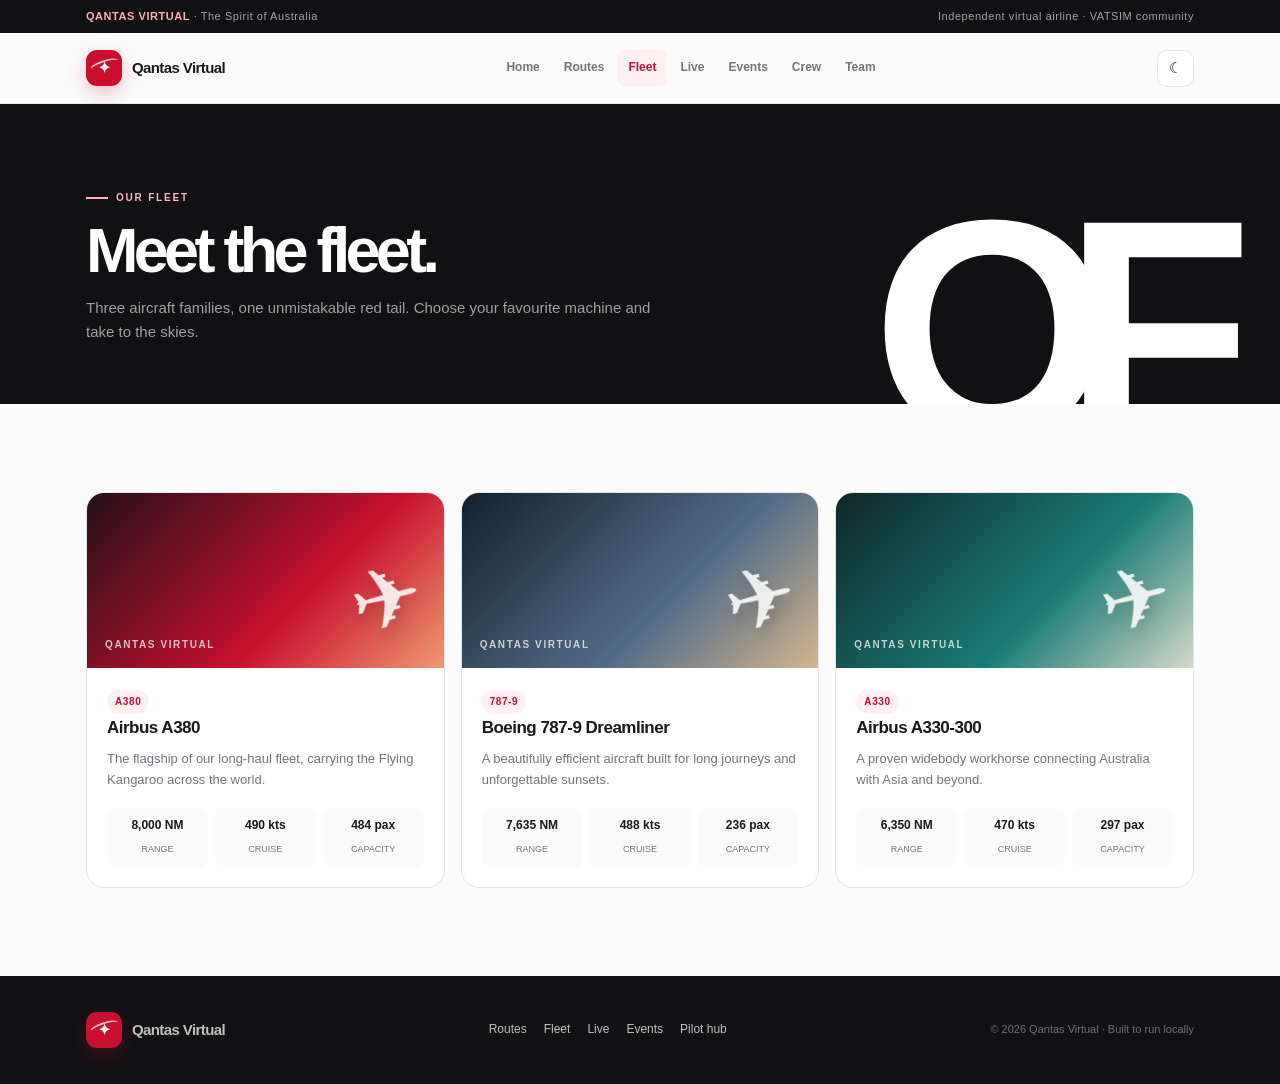
<file: Testing/Fleet ｜ Qantas Virtual PF (8_13_2026 8：31：58 AM).html>
<!doctype html>
<html lang="en">
<head>
  <meta charset="utf-8">
  <meta name="viewport" content="width=device-width, initial-scale=1">
  <meta name="theme-color" content="#c8102e">
  <title>Fleet — Qantas Virtual Offline</title>
  <meta http-equiv="refresh" content="0; url=index.html#fleet">
  <style>
    body{margin:0;min-height:100vh;display:grid;place-items:center;background:#111114;color:#fff;font:16px/1.5 Arial,sans-serif;text-align:center}
    main{max-width:32rem;padding:2rem}a{display:inline-block;margin-top:1rem;padding:.75rem 1rem;border-radius:.65rem;background:#c8102e;color:#fff;text-decoration:none;font-weight:700}
  </style>
</head>
<body>
  <main>
    <p>Opening the local Qantas Virtual fleet page…</p>
    <a href="index.html#fleet">Open fleet</a>
  </main>
  <script>window.location.replace('index.html#fleet');</script>
</body>
</html>
</file>
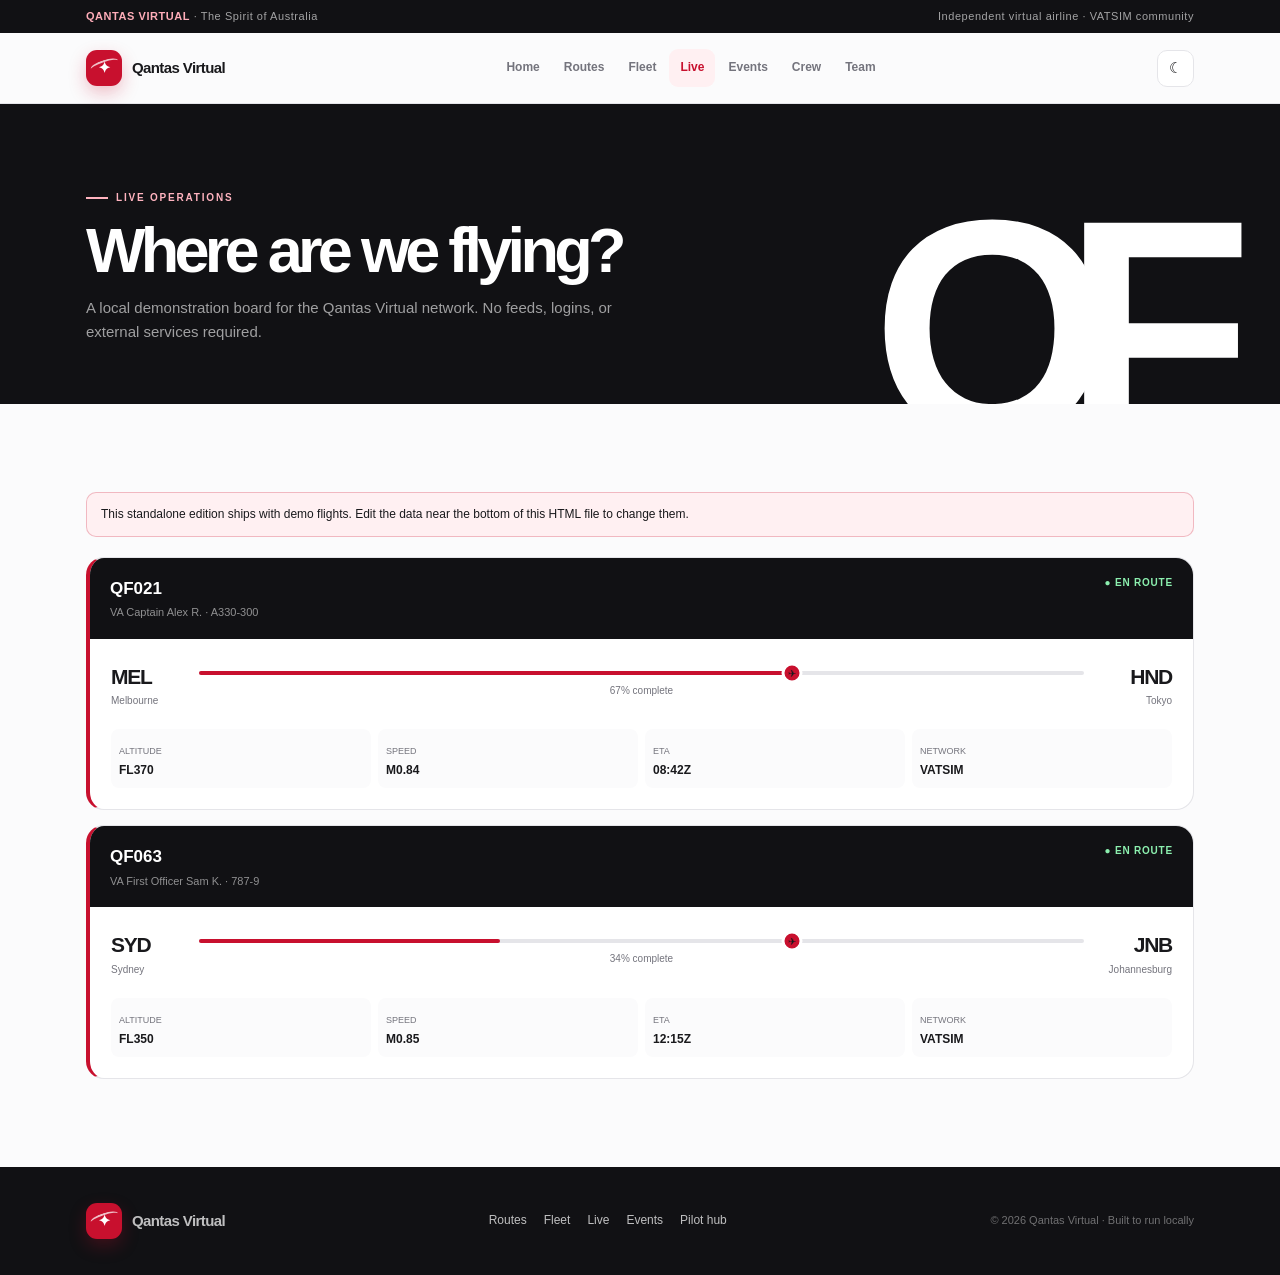
<file: Testing/Fleet ｜ Qantas Virtual PF (8_13_2026 8：32：15 AM).html>
<!doctype html>
<html lang="en">
<head>
  <meta charset="utf-8">
  <meta name="viewport" content="width=device-width, initial-scale=1">
  <meta name="theme-color" content="#c8102e">
  <title>Live — Qantas Virtual Offline</title>
  <meta http-equiv="refresh" content="0; url=index.html#live">
  <style>
    body{margin:0;min-height:100vh;display:grid;place-items:center;background:#111114;color:#fff;font:16px/1.5 Arial,sans-serif;text-align:center}
    main{max-width:32rem;padding:2rem}a{display:inline-block;margin-top:1rem;padding:.75rem 1rem;border-radius:.65rem;background:#c8102e;color:#fff;text-decoration:none;font-weight:700}
  </style>
</head>
<body>
  <main>
    <p>Opening the local Qantas Virtual live board…</p>
    <a href="index.html#live">Open live board</a>
  </main>
  <script>window.location.replace('index.html#live');</script>
</body>
</html>
</file>
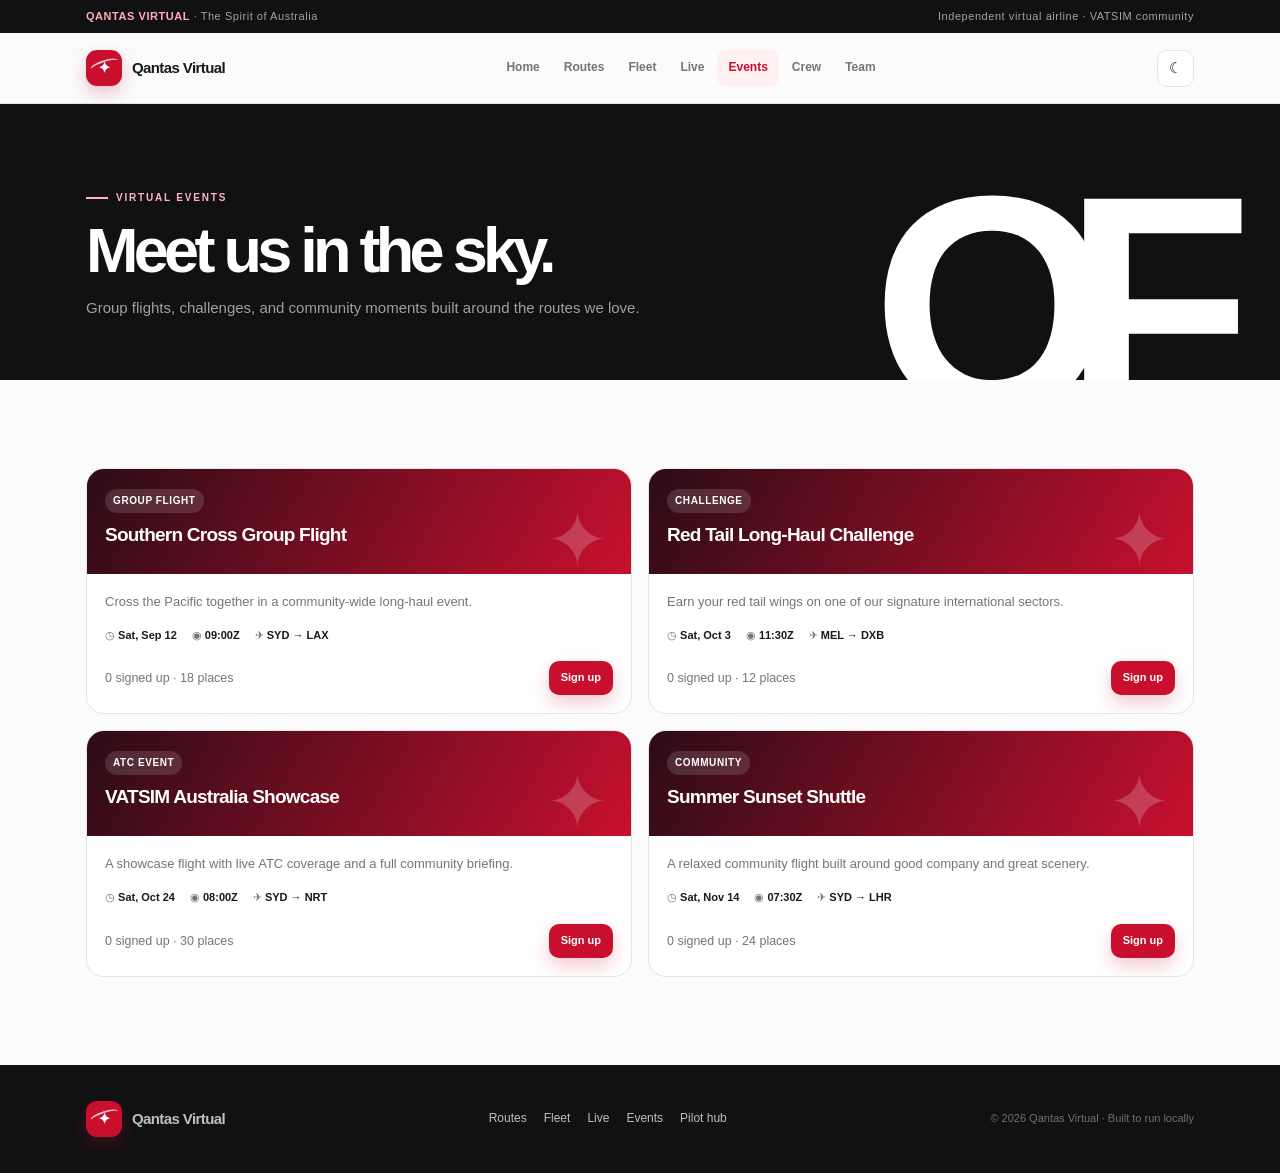
<file: Testing/Fleet ｜ Qantas Virtual PF (8_13_2026 8：32：23 AM).html>
<!doctype html>
<html lang="en">
<head>
  <meta charset="utf-8">
  <meta name="viewport" content="width=device-width, initial-scale=1">
  <meta name="theme-color" content="#c8102e">
  <title>Events — Qantas Virtual Offline</title>
  <meta http-equiv="refresh" content="0; url=index.html#events">
  <style>
    body{margin:0;min-height:100vh;display:grid;place-items:center;background:#111114;color:#fff;font:16px/1.5 Arial,sans-serif;text-align:center}
    main{max-width:32rem;padding:2rem}a{display:inline-block;margin-top:1rem;padding:.75rem 1rem;border-radius:.65rem;background:#c8102e;color:#fff;text-decoration:none;font-weight:700}
  </style>
</head>
<body>
  <main>
    <p>Opening the local Qantas Virtual events page…</p>
    <a href="index.html#events">Open events</a>
  </main>
  <script>window.location.replace('index.html#events');</script>
</body>
</html>
</file>
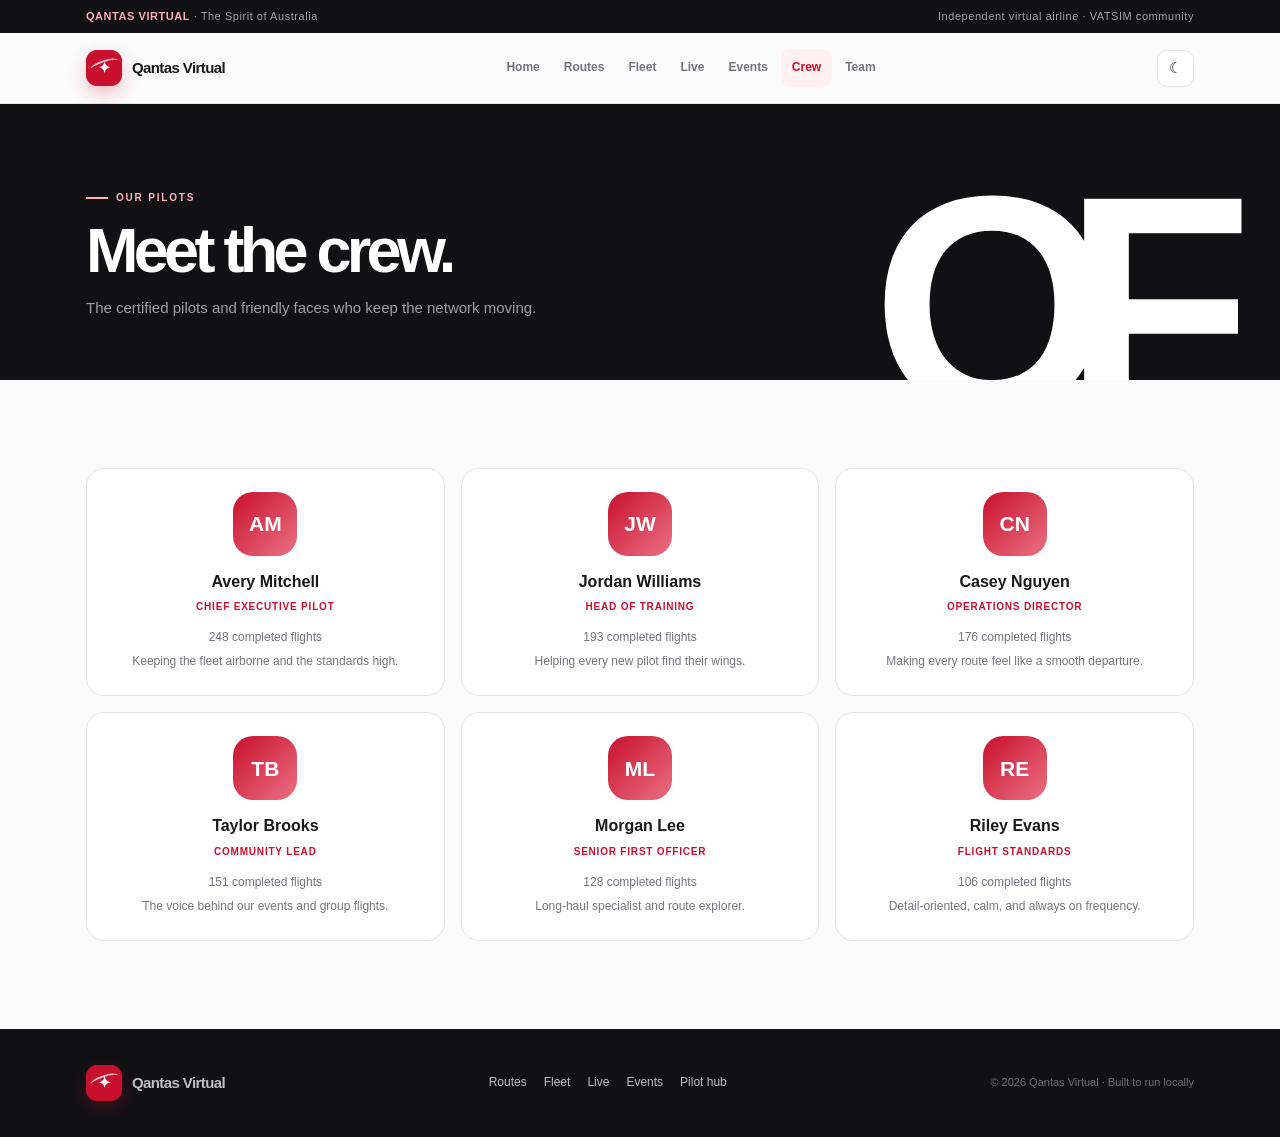
<file: Testing/Fleet ｜ Qantas Virtual PF (8_13_2026 8：32：30 AM).html>
<!doctype html>
<html lang="en">
<head>
  <meta charset="utf-8">
  <meta name="viewport" content="width=device-width, initial-scale=1">
  <meta name="theme-color" content="#c8102e">
  <title>Crew — Qantas Virtual Offline</title>
  <meta http-equiv="refresh" content="0; url=index.html#crew">
  <style>
    body{margin:0;min-height:100vh;display:grid;place-items:center;background:#111114;color:#fff;font:16px/1.5 Arial,sans-serif;text-align:center}
    main{max-width:32rem;padding:2rem}a{display:inline-block;margin-top:1rem;padding:.75rem 1rem;border-radius:.65rem;background:#c8102e;color:#fff;text-decoration:none;font-weight:700}
  </style>
</head>
<body>
  <main>
    <p>Opening the local Qantas Virtual crew page…</p>
    <a href="index.html#crew">Open crew</a>
  </main>
  <script>window.location.replace('index.html#crew');</script>
</body>
</html>
</file>
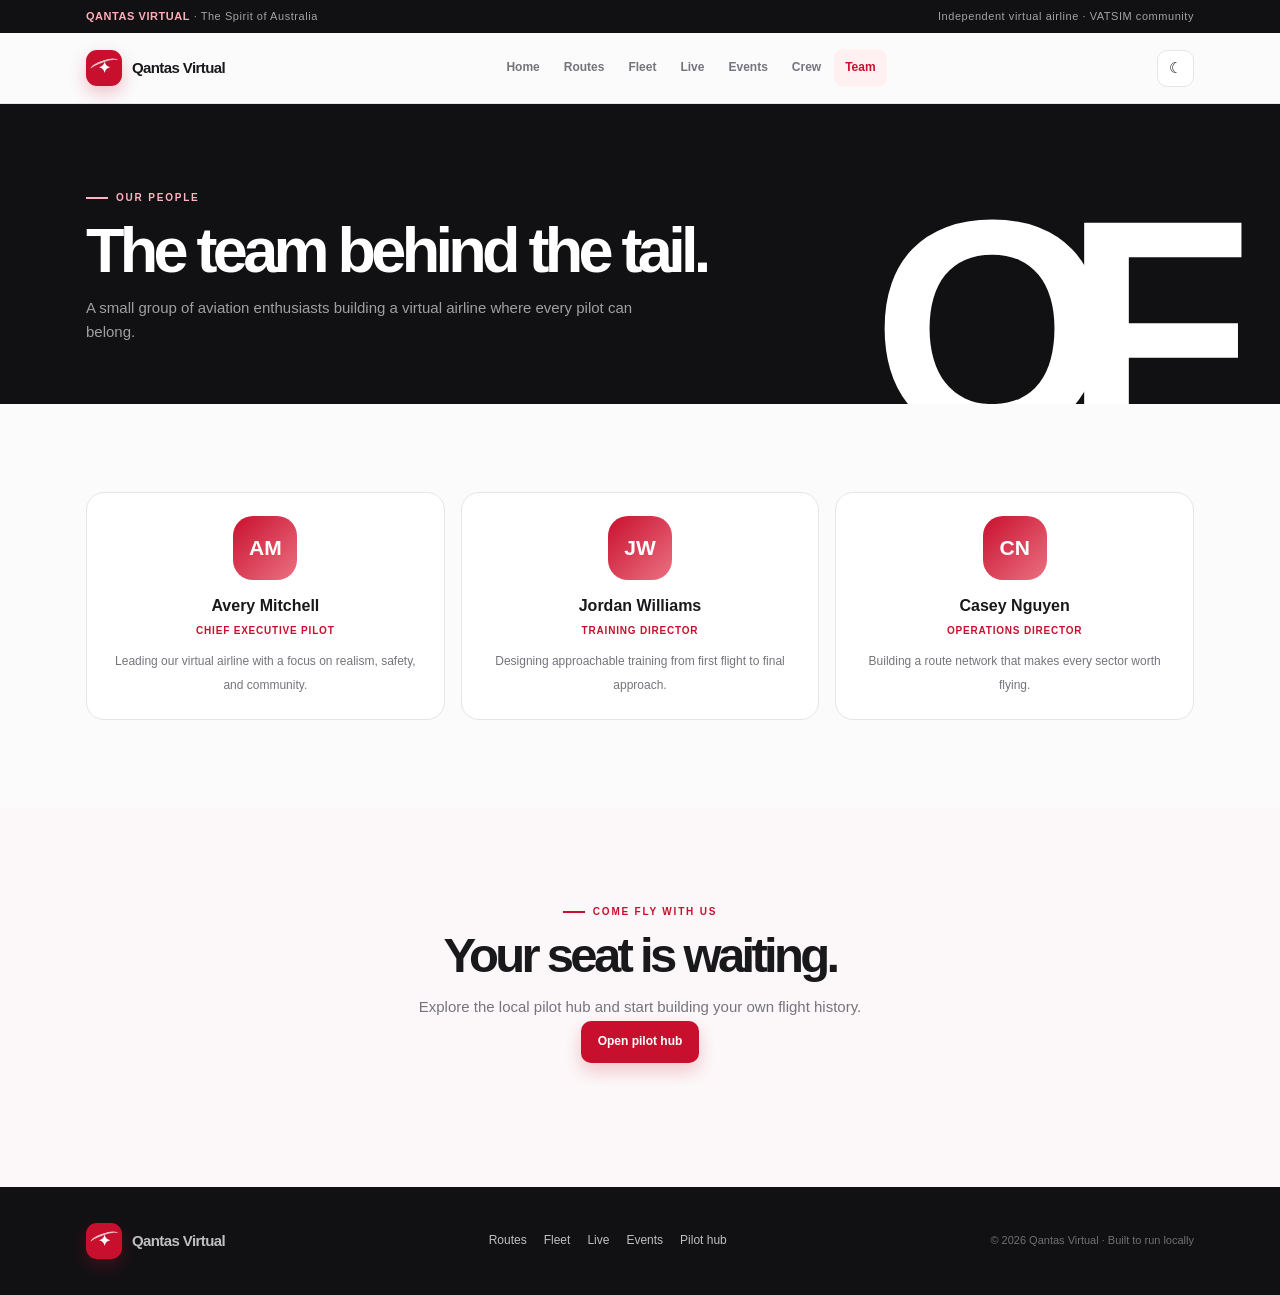
<file: Testing/Fleet ｜ Qantas Virtual PF (8_13_2026 8：32：39 AM).html>
<!doctype html>
<html lang="en">
<head>
  <meta charset="utf-8">
  <meta name="viewport" content="width=device-width, initial-scale=1">
  <meta name="theme-color" content="#c8102e">
  <title>Team — Qantas Virtual Offline</title>
  <meta http-equiv="refresh" content="0; url=index.html#team">
  <style>
    body{margin:0;min-height:100vh;display:grid;place-items:center;background:#111114;color:#fff;font:16px/1.5 Arial,sans-serif;text-align:center}
    main{max-width:32rem;padding:2rem}a{display:inline-block;margin-top:1rem;padding:.75rem 1rem;border-radius:.65rem;background:#c8102e;color:#fff;text-decoration:none;font-weight:700}
  </style>
</head>
<body>
  <main>
    <p>Opening the local Qantas Virtual team page…</p>
    <a href="index.html#team">Open team</a>
  </main>
  <script>window.location.replace('index.html#team');</script>
</body>
</html>
</file>
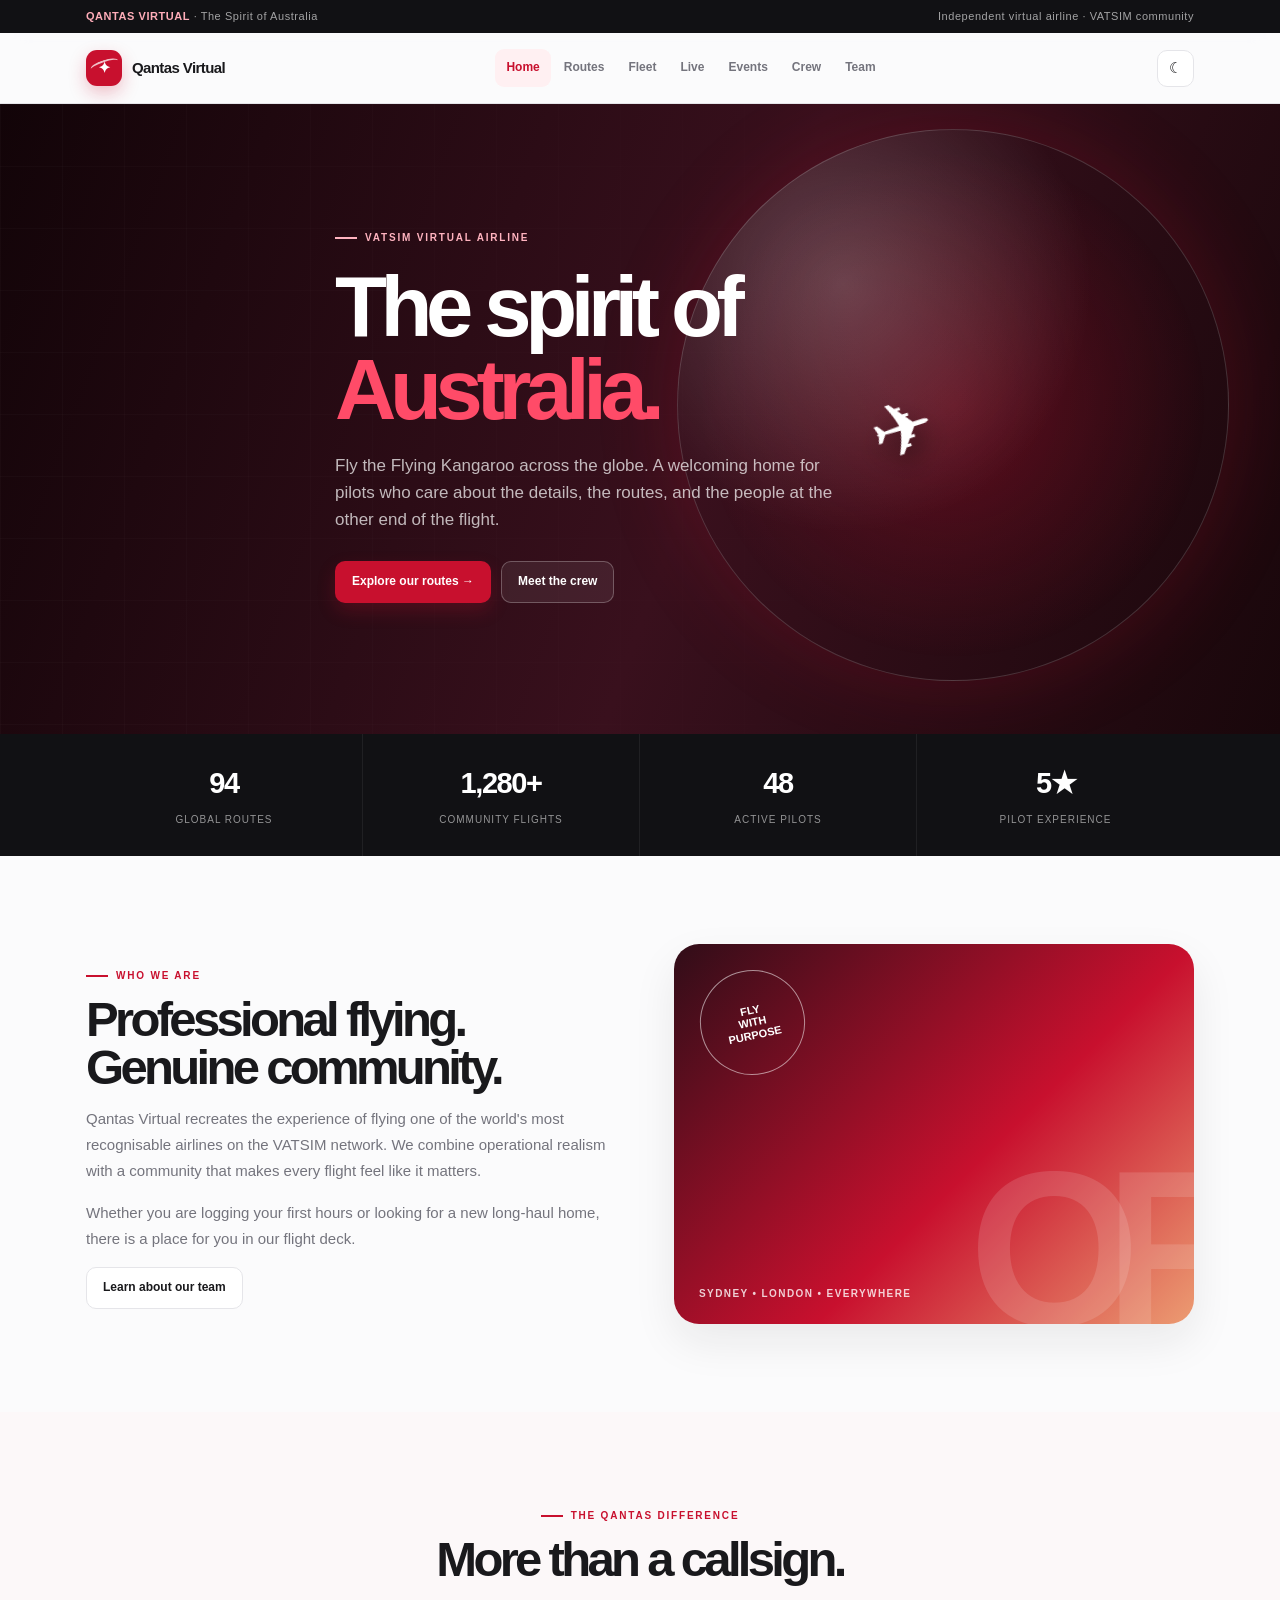
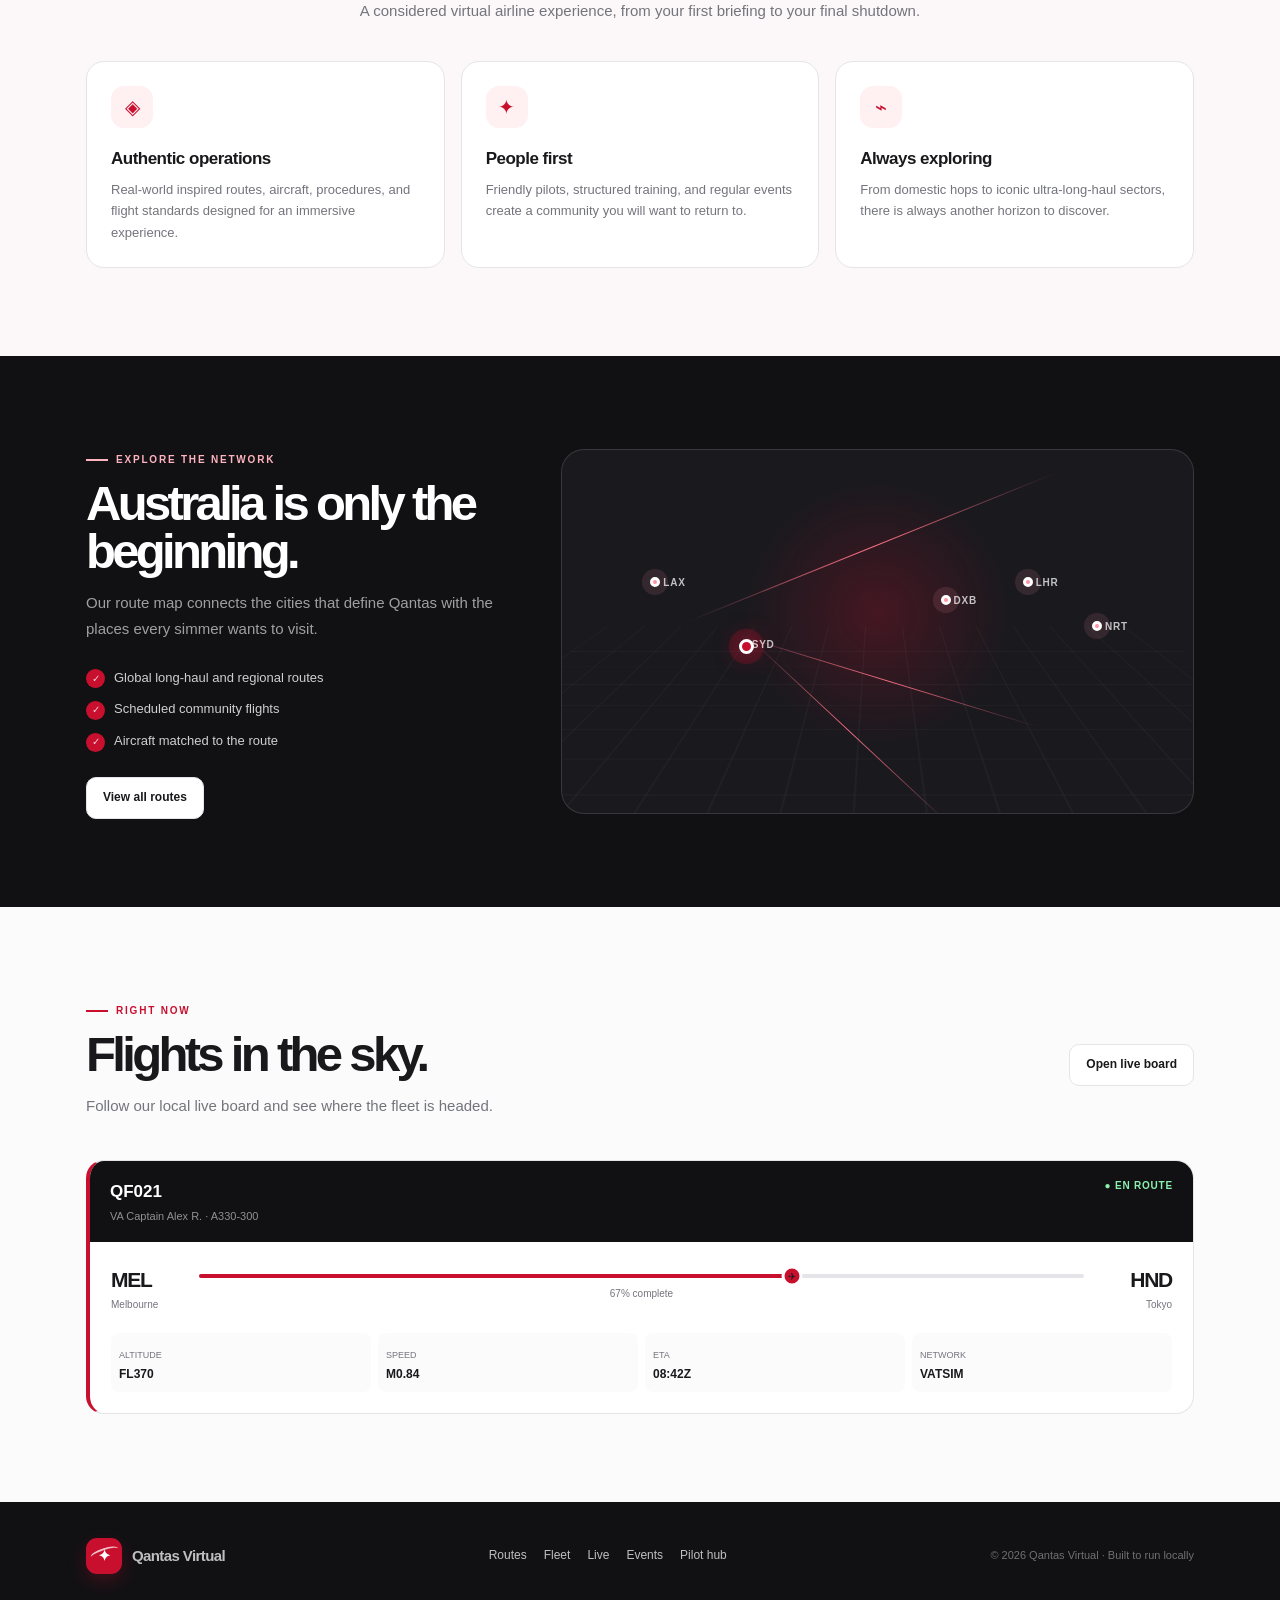
<file: Testing/Fleet ｜ Qantas Virtual PF (8_13_2026 8：32：48 AM).html>
<!doctype html>
<html lang="en">
<head>
  <meta charset="utf-8">
  <meta name="viewport" content="width=device-width, initial-scale=1">
  <meta name="theme-color" content="#c8102e">
  <title>Qantas Virtual — Offline Edition</title>
  <meta http-equiv="refresh" content="0; url=index.html#home">
  <style>
    body{margin:0;min-height:100vh;display:grid;place-items:center;background:#111114;color:#fff;font:16px/1.5 Arial,sans-serif;text-align:center}
    main{max-width:32rem;padding:2rem}a{display:inline-block;margin-top:1rem;padding:.75rem 1rem;border-radius:.65rem;background:#c8102e;color:#fff;text-decoration:none;font-weight:700}
  </style>
</head>
<body>
  <main>
    <p>Opening the local Qantas Virtual home page…</p>
    <a href="index.html#home">Open home</a>
  </main>
  <script>window.location.replace('index.html#home');</script>
</body>
</html>
</file>
